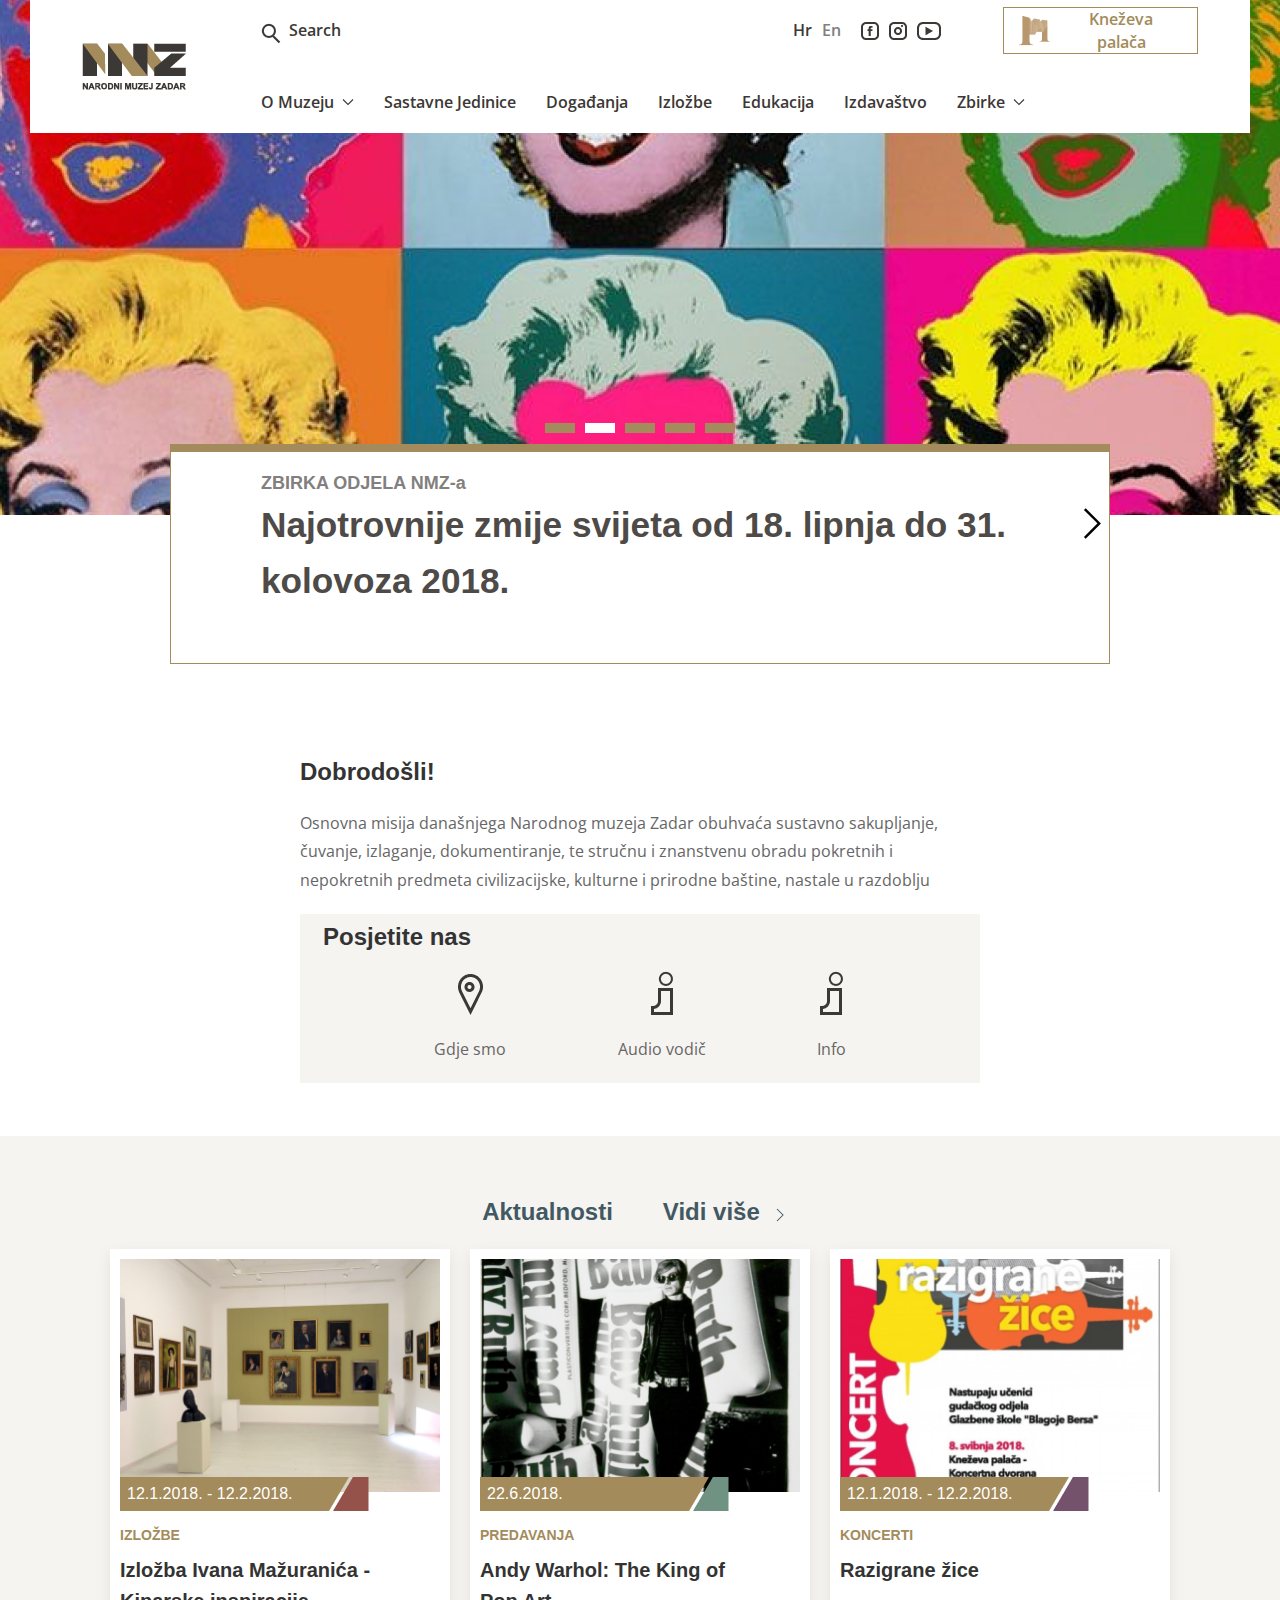
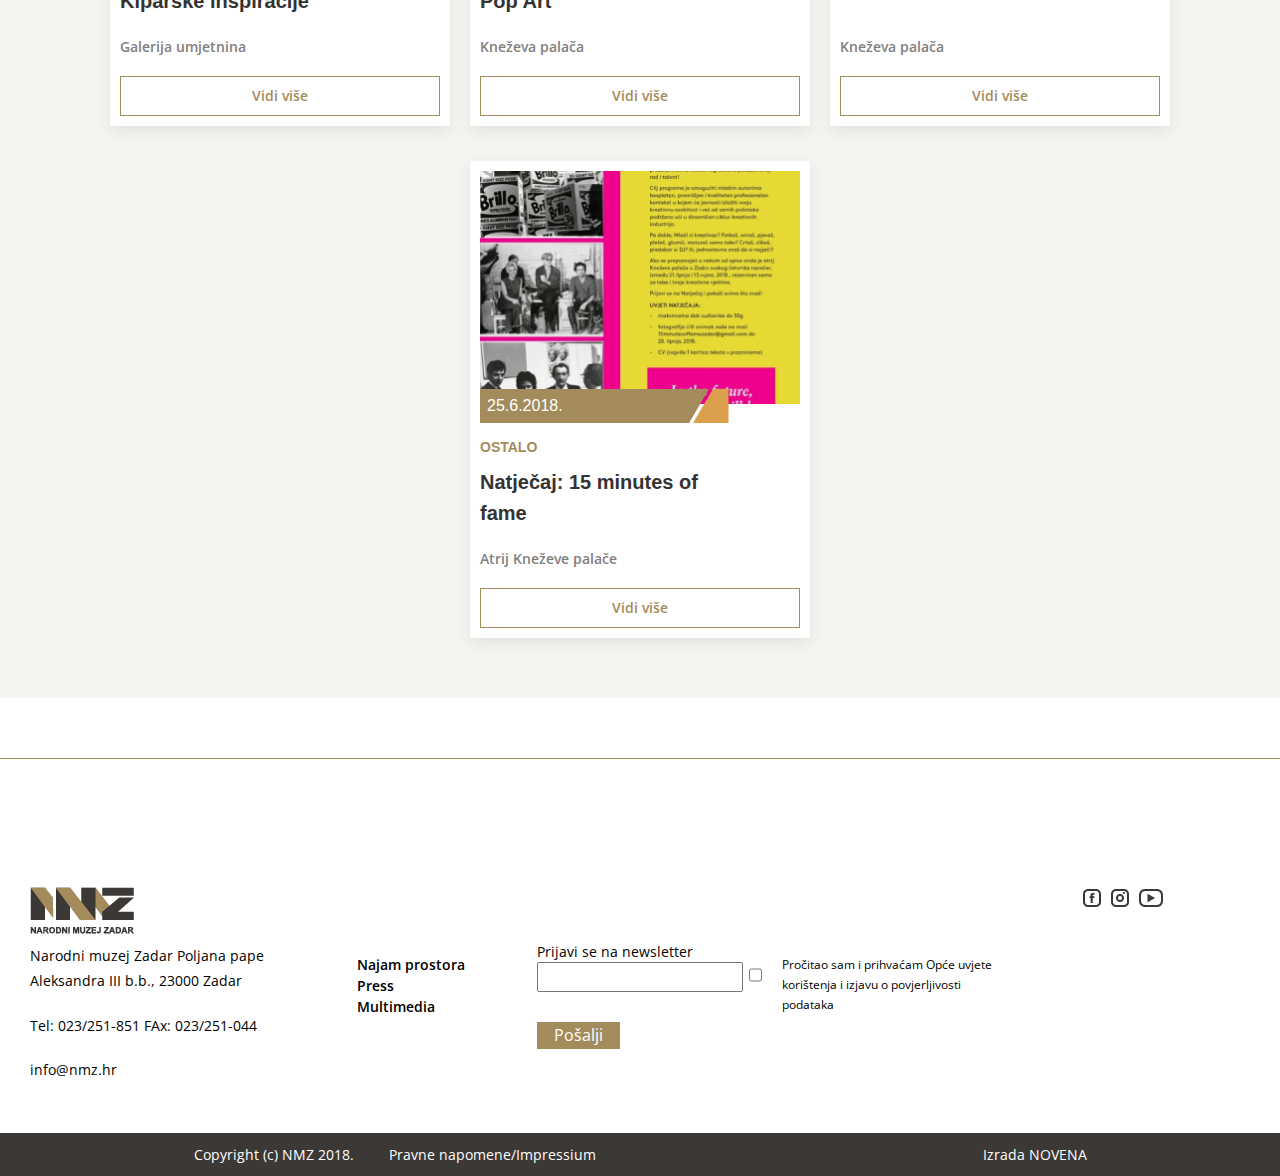
<file: index.html>
<!DOCTYPE html>
<html lang="en">
  <head>
    <meta charset="UTF-8" />
    <meta http-equiv="X-UA-Compatible" content="IE=edge" />
    <meta name="viewport" content="width=device-width, initial-scale=1.0" />

    <!-- Google Fonts -->
    <link rel="preconnect" href="https://fonts.googleapis.com" />
    <link rel="preconnect" href="https://fonts.gstatic.com" crossorigin />
    <link
      href="https://fonts.googleapis.com/css2?family=Open+Sans:wght@400;600;700&display=swap"
      rel="stylesheet"
    />

    <!--UIkit Stylesheet-->
    <link rel="stylesheet" href="css/uikit.min.css" />

    <!--CSS Stylesheet-->
    <link rel="stylesheet" href="./scss/style.css" />

    <!--Font Awesome-->
    <!-- <script src="https://use.fontawesome.com/releases/v6.0.0-beta2/js/all.js"></script> -->

    <title>Narodni muzej Zadar</title>
  </head>
  <body>
    <!-- header -->
    <header class="grid-container container">
      <div class="grid-container-logo">
        <img
          src="./images/Logo_nas_rucno_crtani 2-01.png"
          alt="logo-narodni-muzej-zadar"
        />
      </div>

      <div class="grid-container-search grid-container-flex">
        <div class="grid-container-flex-row">
          <div class="grid-container-search-img">
            <img src="./images/search1.png" alt="search" />
            <img src="./images/search2.png" alt="search" />
          </div>
          <a href="#">Search</a>
        </div>
        <div class="grid-container-flex-row">
          <a class="visited" href="#">Hr</a>
          <a style="color: var(--grey)" href="#">En</a>
        </div>
      </div>

      <div class="grid-container-social grid-container-flex">
        <div class="social">
          <img src="./images/Vector.png" alt="facebook" />
          <img src="./images/Vector (1).png" alt="instagram" />
          <div>
            <img src="./images/youtube1.png" alt="youtube" />
            <img src="./images/youtube2.png" alt="youtube" />
          </div>
        </div>
        <div class="knez-pal grid-container-flex-row">
          <img src="./images/kneževa palača logo-01.png" alt="kneževa-palača" />
          <h4>Kneževa palača</h4>
        </div>
      </div>

      <!-- navbar -->

      <div class="grid-container-nav">
        <button
          class="uk-button uk-button-default nav-toggle"
          type="button"
          uk-toggle="target: #offcanvas-overlay"
        >
          <a
            class="uk-navbar-toggle uk-navbar-toggle-animate"
            uk-navbar-toggle-icon
            href="#"
          ></a>
        </button>

        <div id="offcanvas-overlay" uk-offcanvas="overlay: true; flip: true">
          <div class="menu-bg uk-offcanvas-bar">
            <button class="uk-offcanvas-close" type="button" uk-close></button>

            <!-- navbar mobile drop-down-->

            <div class="mobile-drop-down">
              <ul>
                <li class="drop-down-link">
                  <a href="#">O muzeju</a>
                  <div class="o-muzeju">
                    <ul>
                      <li class="menu-2"><a href="#">Opći podaci</a></li>
                      <li class="menu-2">
                        <a href="feature.html">Povijest muzeja</a>
                      </li>
                      <li class="menu-2"><a href="#">Dokumenti</a></li>
                    </ul>
                  </div>
                </li>
                <li class="drop-down-link">
                  <a href="#">Sastavne jedinice</a>
                </li>
                <li class="drop-down-link"><a href="#">Događanja</a></li>
                <li class="drop-down-link"><a href="#">Izložbe</a></li>
                <li class="drop-down-link"><a href="#">Edukacija</a></li>
                <li class="drop-down-link"><a href="#">Izdavaštvo</a></li>
                <li class="drop-down-link"><a href="#">Zbirke</a></li>
              </ul>
            </div>
          </div>
        </div>
      </div>

      <!-- desktop -->
      <nav uk-navbar>
        <div class="uk-navbar-center">
          <ul class="uk-navbar-nav">
            <li>
              <a href="#">O muzeju<span uk-navbar-parent-icon></span></a>
              <div class="uk-navbar-dropdown">
                <ul class="uk-nav uk-navbar-dropdown-nav">
                  <li><a href="#">Opći podaci</a></li>
                  <li><a href="feature.html">Povijest muzeja</a></li>
                  <li><a href="#">Dokumenti</a></li>
                </ul>
              </div>
            </li>
            <li><a href="">Sastavne jedinice</a></li>
            <li><a href="">Događanja</a></li>
            <li><a href="">Izložbe</a></li>
            <li><a href="">Edukacija</a></li>
            <li><a href="">Izdavaštvo</a></li>
            <li>
              <a href="#">Zbirke<span uk-navbar-parent-icon></span></a>
              <div class="uk-navbar-dropdown">
                <ul class="uk-nav uk-navbar-dropdown-nav">
                  <li>
                    <a href="#"
                      >Muzejske zbirke<span
                        uk-icon="icon: chevron-right; ratio: 0.8"
                      ></span
                    ></a>
                    <div class="uk-navbar-dropdown">
                      <ul class="uk-nav uk-navbar-dropdown-nav">
                        <li><a href="#">Zbirke Galerije umjetnina</a></li>
                        <li><a href="#">Zbirke prirodoslovnog odjela</a></li>
                        <li><a href="#">Zbirke Etnološkog odjela</a></li>
                        <li>
                          <a href="#">Zbirke odjela Muzeja grada Zadra</a>
                        </li>
                      </ul>
                    </div>
                  </li>
                  <li>
                    <a href="#"
                      >Dokumentacijske zbirke<span
                        uk-icon="icon: chevron-right; ratio: 0.8"
                      ></span
                    ></a>
                    <div class="uk-navbar-dropdown">
                      <ul class="uk-nav uk-navbar-dropdown-nav">
                        <li><a href="#">Izložbe</a></li>
                        <li><a href="#">Izdavaštvo</a></li>
                        <li><a href="#">Hemeroteka</a></li>
                        <li><a href="#">Posebna Događanja</a></li>
                      </ul>
                    </div>
                  </li>
                </ul>
              </div>
            </li>
          </ul>
        </div>
      </nav>
    </header>

    <!-- main -->
    <main>
      <!-- hero container -->
      <section class="hero-container">
        <div class="hero-img">
          <img
            src="./images/popartandywarholmarilyn1865x577.crop_768x577_48,0.png"
            alt="main-cover"
          />
        </div>
        <div class="hero-slider-btn">
          <span class="hero-btn" data-id="1"></span>
          <span class="hero-btn hero-active" data-id="2"></span>
          <span class="hero-btn" data-id="3"></span>
          <span class="hero-btn" data-id="4"></span>
          <span class="hero-btn" data-id="5"></span>
        </div>
        <div class="hero-copy">
          <div class="hero-slider-container">
            <div class="slider">
              <div class="slide">
                <h5>LOREM IPSUM 1</h5>
                <h1>Lorem ipsum dolor sit amet.</h1>
              </div>
              <div class="slide">
                <h5>ZBIRKA ODJELA NMZ-a</h5>
                <h1>
                  Najotrovnije zmije svijeta od 18. lipnja do 31. kolovoza 2018.
                </h1>
              </div>
              <div class="slide">
                <h5>3. LOREM IPSUM 2</h5>
                <h1>
                  Lorem ipsum dolor sit amet consectetur adipisicing elit.
                </h1>
              </div>
              <div class="slide">
                <h5>4. LOREM IPSUM 3</h5>
                <h1>Lorem ipsum dolor sit amet consectetur.</h1>
              </div>
              <div class="slide">
                <h5>5. LOREM IPSUM 4</h5>
                <h1>Lorem ipsum dolor sit amet.</h1>
              </div>

              <div class="hero-slider-cta">
                <button class="hero-slider-cta-prev">
                  <span uk-icon="icon: chevron-left; ratio: 3"></span>
                </button>
                <button class="hero-slider-cta-next">
                  <span uk-icon="icon: chevron-right; ratio: 3"></span>
                </button>
              </div>
            </div>
          </div>
        </div>
      </section>

      <!-- intro container -->

      <section>
        <div class="intro-container container">
          <div>
            <h5>Dobrodošli!</h5>
            <p>
              Osnovna misija današnjega Narodnog muzeja Zadar obuhvaća sustavno
              sakupljanje, čuvanje, izlaganje, dokumentiranje, te stručnu i
              znanstvenu obradu pokretnih i nepokretnih predmeta civilizacijske,
              kulturne i prirodne baštine, nastale u razdoblju
            </p>
          </div>
          <div class="intro-icons-heading">
            <div>
              <h5>Posjetite nas</h5>
            </div>
            <div>
              <div class="intro-icons">
                <div class="location">
                  <a href="#">
                    <img
                      class="location-img-1"
                      src="./images/loc1.png"
                      alt="location"
                    />
                    <img
                      class="location-img-2"
                      src="./images/loc2.png"
                      alt="location"
                    />
                  </a>
                  <p>Gdje smo</p>
                </div>
                <div class="audio">
                  <a href="#">
                    <img
                      class="audio-img-1"
                      src="./images/info1.png"
                      alt="information"
                    />
                    <img
                      class="audio-img-2"
                      src="./images/search1.png"
                      alt="information"
                    />
                  </a>
                  <p>Audio vodič</p>
                </div>
                <div class="info">
                  <a href="#">
                    <img
                      class="info-img-1"
                      src="./images/info1.png"
                      alt="information"
                    />
                    <img
                      class="info-img-2"
                      src="./images/search1.png"
                      alt="information"
                    />
                  </a>
                  <p>Info</p>
                </div>
              </div>
            </div>
          </div>
        </div>
      </section>

      <!-- card container -->
      <section class="card-container-primary">
        <div class="card-container-secondary container">
          <div class="card-heading">
            <h2>Aktualnosti</h2>
            <div>
              <h2>
                Vidi više<span uk-icon="icon: chevron-right; ratio: 1"></span>
              </h2>
            </div>
          </div>

          <div uk-grid class="card-grid uk-grid-match uk-grid-small">
            <!-- card -->
            <article
              class="card uk-card uk-card-default uk-width-1-4@l uk-width-1-2@m uk-width-1-1@s"
            >
              <div class="card-img">
                <img
                  src="./images/Izbor iz zbirki Galerije umjetnina (1).png"
                  alt="izložba-ivana-mažuranića"
                />
                <div class="card-img-rectangle">
                  <img src="./images/Rectangle 6.14.png" alt="datum izložbe" />
                  <img
                    src="./images/Rectangle 6.15 red.png"
                    alt="datum izložbe"
                  />
                  <h4>12.1.2018. - 12.2.2018.</h4>
                </div>
              </div>
              <div class="card-copy">
                <h4>IZLOŽBE</h4>
                <div class="card-title">
                  <h2 class="uk-card-title">
                    Izložba Ivana Mažuranića - Kiparske inspiracije
                  </h2>
                </div>
                <p>Galerija umjetnina</p>
                <button class="cta">Vidi više</button>
              </div>
            </article>

            <!-- card -->
            <article
              class="card uk-card uk-card-body uk-card-default uk-width-1-4@l uk-width-1-2@m uk-width-1-1@s"
            >
              <div class="card-img">
                <img
                  src="./images/foto_Billy_Name_1529323525.png"
                  alt="predavanje andy warhol"
                />
                <div class="card-img-rectangle">
                  <img
                    src="./images/Rectangle 6.14.png"
                    alt="datum predavanja"
                  />
                  <img
                    src="./images/Rectangle 6.15 green.png"
                    alt="datum predavanja"
                  />
                  <h4>22.6.2018.</h4>
                </div>
              </div>
              <div class="card-copy">
                <h4>PREDAVANJA</h4>
                <div class="card-title">
                  <h2 class="uk-card-title">
                    Andy Warhol: The King of Pop Art
                  </h2>
                </div>
                <p>Kneževa palača</p>
                <button class="cta">Vidi više</button>
              </div>
            </article>

            <!-- card -->
            <article
              class="card uk-card uk-card-body uk-card-default uk-width-1-4@l uk-width-1-2@m uk-width-1-1@s"
            >
              <div class="card-img">
                <img
                  src="./images/thumb_760_0x600_0_0_auto.png"
                  alt="koncer-tazigrane-žice"
                />
                <div class="card-img-rectangle">
                  <img src="./images/Rectangle 6.14.png" alt="datum koncerta" />
                  <img
                    src="./images/Rectangle 6.15 purple.png"
                    alt="datum koncerta"
                  />
                  <h4>12.1.2018. - 12.2.2018.</h4>
                </div>
              </div>
              <div class="card-copy">
                <h4>KONCERTI</h4>
                <div class="card-title">
                  <h2 class="uk-card-title">Razigrane žice</h2>
                </div>
                <p>Kneževa palača</p>
                <button class="cta">Vidi više</button>
              </div>
            </article>

            <!-- card -->
            <article
              class="card uk-card uk-card-body uk-card-default uk-width-1-4@l uk-width-1-2@m uk-width-1-1@s"
            >
              <div class="card-img">
                <img
                  src="./images/oglas_15_minutes_1527238997.png"
                  alt="natječaj-15-minutes-of-fame"
                />
                <div class="card-img-rectangle">
                  <img
                    src="./images/Rectangle 6.14.png"
                    alt="datum natječaja"
                  />
                  <img
                    src="./images/Rectangle 6.15 gold.png"
                    alt="datum natječaja"
                  />
                  <h4>25.6.2018.</h4>
                </div>
              </div>
              <div class="card-copy">
                <h4>OSTALO</h4>
                <div class="card-title">
                  <h2 class="uk-card-title">Natječaj: 15 minutes of fame</h2>
                </div>
                <p>Atrij Kneževe palače</p>
                <button class="cta">Vidi više</button>
              </div>
            </article>
          </div>
        </div>
      </section>
    </main>

    <!-- footer -->
    <footer>
      <div class="footer-container-primary container">
        <!-- footer grid container -->
        <div class="footer-container-secondary">
          <!-- grid column -->
          <div class="footer-column-1">
            <div class="footer-column">
              <img
                class="logo"
                src="./images/Logo_nas_rucno_crtani 2-01.png"
                alt="logo-narodni-muzej-zadar"
              />
              <div class="footer-column-1-info">
                <p>
                  Narodni muzej Zadar Poljana pape Aleksandra III b.b., 23000
                  Zadar
                </p>
                <p>Tel: 023/251-851 FAx: 023/251-044</p>
                <p>info@nmz.hr</p>
              </div>
            </div>
          </div>

          <!-- grid column -->
          <div class="footer-column-2">
            <div class="footer-column">
              <ul>
                <li><a href="#">Najam prostora</a></li>
                <li><a href="#">Press</a></li>
                <li><a href="#">Multimedia</a></li>
              </ul>
            </div>
          </div>

          <!-- grid column -->
          <div class="footer-column-3">
            <div class="footer-column">
              <p>Prijavi se na newsletter</p>
              <form>
                <input type="text" />
                <input class="checkbox" type="checkbox" />
                <button>Pošalji</button>
              </form>
            </div>
          </div>

          <!-- grid column -->
          <div class="footer-column-4">
            <div class="footer-column">
              <p>
                Pročitao sam i prihvaćam Opće uvjete korištenja i izjavu o
                povjerljivosti podataka
              </p>
            </div>
          </div>

          <!-- grid column -->
          <div class="footer-column-5">
            <div class="footer-column">
              <div class="social">
                <img src="./images/Vector.png" alt="facebook" />
                <img src="./images/Vector (1).png" alt="instagram" />
                <div>
                  <img src="./images/youtube1.png" alt="youtube" />
                  <img src="./images/youtube2.png" alt="youtube" />
                </div>
              </div>
            </div>
          </div>
        </div>
      </div>
      <div class="footer-copyright">
        <div class="footer-copyright-1">
          <p>Copyright (c) NMZ 2018.</p>
          <p>Pravne napomene/Impressium</p>
        </div>
        <p>Izrada NOVENA</p>
      </div>
    </footer>
    <script src="js/uikit.min.js"></script>
    <script src="js/uikit-icons.min.js"></script>
    <script src="script1.js"></script>
  </body>
</html>
</file>
<file: scss/style.css>
html {
  font-size: 100%;
  box-sizing: border-box;
  scroll-behavior: smooth;
}

*,
::after,
::before {
  margin: 0;
  padding: 0;
  box-sizing: inherit;
}

body {
  font-family: var(--ff-primary);
  min-height: 100vh;
  font-size: var(--fs-body-desktop);
  line-height: 1.3;
  text-align: center;
  min-height: 100%;
  max-width: 100%;
  overflow-x: hidden;
}

ul {
  list-style-type: none;
}

a,
a:visited,
a:active {
  text-decoration: none;
}

img,
svg {
  max-width: 100%;
  display: block;
}

input,
button,
textarea {
  font: inherit;
}

:root {
  --white: #ffffff;
  --links: #3C3835;
  --h1: #4D4A47;
  --gold: #A38B5B;
  --grey: #82807E;
  --dark: #425863;
  --bg:#F6F4F0;
  --ff-primary: "Open Sans", sans-serif;
  --fw-400: 400;
  --fw-600: 600;
  --fw-700: 700;
  --fs-body-desktop: 1rem;
  --fs-h1-desktop: 48px;
  --fs-lg-desktop: 24px;
  --fs-m-desktop: 20px;
  --fs-sm-desktop: 18px
  --fs-xsm-desktop: 14px;
  --side-margin-mobile: 1.875rem;
  --max-width: 1420px;
  --max-width-feature: 1180px;
}

/*general styling*/
.container {
  width: min(var(--max-width), 100% - var(--side-margin-mobile) * 2);
  margin-inline: auto;
}

.container-2 {
  width: min(var(--max-width-feature), 100% - var(--side-margin-mobile) * 2);
  margin-inline: auto;
}

.cta {
  background-color: var(--white);
  width: 320px;
  height: 40px;
  border: 1px solid var(--gold);
}

.social {
  display: flex;
  align-items: start;
}
.social img:not(:last-child) {
  margin-right: 10px;
}
.social div {
  position: relative;
}
.social div :nth-child(1) {
  max-width: 24px;
  max-height: 18px;
}
.social div :nth-child(2) {
  position: absolute;
  top: 4px;
  left: 8px;
}

.nav-toggle {
  border: none;
}

/*mobile-drop-down*/
.menu-bg {
  background-color: var(--gold);
}

.mobile-drop-down {
  display: flex;
}
.mobile-drop-down li {
  margin-bottom: 10px;
}

.drop-down-link a {
  color: var(--dark);
}

.menu-2 a {
  color: var(--white);
}

.o-muzeju {
  text-align: left;
}
.o-muzeju ul {
  margin-top: 10px;
}

.grid-container {
  display: flex;
  justify-content: space-between;
  align-items: center;
}

.grid-container-search {
  display: none;
}

.grid-container-social {
  display: none;
}

.uk-navbar {
  display: none;
}

/*desktop*/
@media screen and (min-width: 59.375em) {
  .grid-container {
    background-color: var(--white);
    display: grid;
    grid-template-columns: 1fr 3.5fr 2fr;
    grid-template-rows: 1fr 1fr;
    gap: 10px;
    height: 133px;
    padding: 0 52px;
    position: absolute;
    transform: translateX(-50%);
    left: 50%;
    z-index: 1;
  }
  /*feature*/
  .grid-container-feature {
    position: unset;
    transform: translateX(0);
  }
  .grid-container-logo {
    grid-column: 1/2;
    grid-row: 1/3;
    align-self: center;
  }
  .grid-container-search {
    grid-column: 2/3;
    grid-row: 1/2;
    justify-content: space-between;
    align-items: start;
  }
  .grid-container-search-img {
    position: relative;
    margin-right: 13px;
  }
  .grid-container-search-img :nth-child(2) {
    position: absolute;
    left: 11px;
    top: 12px;
  }
  .grid-container-social {
    grid-column: 3/4;
    grid-row: 1/2;
    justify-content: space-between;
    align-items: start;
    justify-content: end;
  }
  .grid-container-social .knez-pal {
    border: 1px solid var(--gold);
    padding: 0 10px;
    margin-left: 55px;
  }
  .grid-container-social .knez-pal h4 {
    margin-left: 10px;
  }
  .grid-container-nav {
    grid-column: 2/4;
    grid-row: 2/3;
  }
  nav {
    grid-column: 2/4;
    grid-row: 2/3;
  }
  .grid-container-flex {
    display: flex;
    align-items: center;
  }
  .grid-container-flex-row {
    display: flex;
    flex-direction: row;
    align-items: center;
  }
  .grid-container-flex-row h4,
  .grid-container-flex-row a {
    color: var(--gold);
    font-family: inherit;
    font-size: inherit;
    font-weight: var(--fw-600);
    margin: 0;
    padding: 0;
    margin-right: 10px;
  }
  .grid-container-flex-row a {
    color: var(--links);
  }
  .grid-container-flex-row .visited:visited {
    color: var(--gold);
  }
  .uk-navbar {
    display: flex;
    height: 45.5px;
  }
  .uk-navbar li {
    align-self: center;
  }
  .uk-navbar li a {
    font-family: inherit;
    color: var(--links);
    text-transform: capitalize;
    font-size: inherit;
    font-weight: var(--fw-600);
  }
  .uk-navbar-center:only-child {
    margin-left: 0;
  }
  .uk-navbar-nav {
    height: 100%;
  }
  .nav-toggle {
    display: none;
  }
  .mobile-drop-down {
    display: none;
    z-index: 1;
  }
}
.hero-img {
  position: relative;
}

.hero-slider-container {
  background-color: var(--white);
  width: 90%;
  max-width: 940px;
  margin: 0 auto;
  height: 170px;
  border: 1px solid var(--gold);
  border-top: 8px solid var(--gold);
  overflow: hidden;
}

.slider {
  position: relative;
}

.slide {
  position: absolute;
  width: 100%;
  height: 100%;
  transition: all 0.25s ease-in-out;
  transform: translateX(-100%);
}
.slide h5 {
  color: var(--grey);
  font-weight: var(--fw-700);
  font-size: 18px;
  text-align: left;
  padding: 19px 0 0 90px;
  margin-bottom: 0;
}
.slide h1 {
  font-size: calc(1rem + 1.5vw);
  padding-left: 30px;
  padding-right: 30px;
  color: var(--h1);
  font-weight: var(--fw-700);
  line-height: 1.6;
  margin: 0;
}

/*slider btns*/
.hero-slider-btn {
  display: inline-flex;
  gap: 10px;
}
.hero-slider-btn span {
  width: 18px;
  height: 5px;
  background-color: var(--gold);
}

/*show-hide content*/
.hero-btn.hero-active {
  background-color: var(--white);
}

.hero-slider-cta-prev {
  background-color: transparent;
  border: none;
  position: absolute;
  top: 41px;
  transform: scale(0.8);
  left: -13px;
}

.hero-slider-cta-next {
  background-color: transparent;
  border: none;
  position: absolute;
  top: 41px;
  transform: scale(0.8);
  right: -13px;
}

/*intro-container*/
.intro-container {
  display: flex;
  flex-direction: column;
  max-width: 680px;
  margin-bottom: 53px;
  margin-top: 53px;
}
.intro-container h5 {
  text-align: left;
  font-size: 24px;
  font-weight: var(--fw-600);
}
.intro-container p {
  text-align: left;
  line-height: 28.33px;
}

.intro-icons-heading {
  background-color: var(--bg);
  display: flex;
  flex-direction: column;
  padding: 6px 23px 0;
}

/*intro icons*/
.intro-icons {
  display: flex;
  justify-content: space-evenly;
  align-items: end;
}
.intro-icons img {
  display: inline;
}

.location {
  position: relative;
}
.location .location-img-2 {
  position: absolute;
  top: 7px;
  left: 30px;
}

.audio {
  position: relative;
}
.audio .audio-img-2 {
  position: absolute;
  top: -17px;
  left: 40px;
}

.info {
  position: relative;
}
.info .info-img-2 {
  position: absolute;
  top: -17px;
  left: 11px;
}
.info:nth-child(2) {
  position: absolute;
  right: 38px;
  top: 6px;
}

.intro-icon-text {
  display: flex;
  justify-content: space-evenly;
  align-items: center;
}
.intro-icon-text p {
  margin: 0;
}

/*tablet*/
@media screen and (min-width: 768px) {
  .slide h1 {
    text-align: left;
    padding-left: 90px;
  }
  .hero-slider-container {
    height: 220px;
    position: relative;
    bottom: 91px;
    z-index: 1;
  }
  .hero-slider-btn {
    position: relative;
    bottom: 98px;
  }
  .hero-slider-btn span {
    width: 30px;
    height: 10px;
  }
  .intro-container {
    margin-top: 0;
  }
}
/*desktop*/
@media screen and (min-width: 83.125em) {
  /*hero container*/
  .slide h1 {
    padding: 0 118px 17px 90px;
  }
  .hero-slider-cta-next {
    right: 15px;
    transform: scale(1.2);
  }
  .hero-slider-cta-prev {
    left: 15px;
    transform: scale(1.2);
  }
  /*intro-container*/
  .intro-container {
    display: grid;
    grid-auto-flow: column;
    grid-auto-columns: 1fr;
    max-width: 1170px;
    margin-left: auto;
    margin-right: auto;
  }
}
.card-container-primary {
  background-color: var(--bg);
  min-height: 655px;
}

.card-container-secondary {
  padding-top: 60px;
  padding-bottom: 60px;
}

/*card heading*/
.card-heading {
  display: flex;
  justify-content: center;
  align-items: center;
  gap: 50px;
}
.card-heading div {
  position: relative;
}
.card-heading div h2 {
  margin-right: 38px;
}
.card-heading div h2 span {
  position: absolute;
  left: 107px;
  top: 9px;
}
.card-heading h2 {
  color: var(--dark);
  font-size: 24px;
  font-weight: var(--fw-700);
  margin: 0 0 22px 0;
}

/*card*/
.card-grid {
  margin: auto;
  justify-content: center;
  gap: 20px;
}

.card {
  width: 340px;
  height: 477px;
  text-align: left;
  padding: 10px;
}

/*card image*/
.card-img-rectangle {
  position: relative;
  bottom: 15px;
}
.card-img-rectangle :nth-child(2) {
  position: absolute;
  top: 0px;
  right: 71px;
}
.card-img-rectangle :nth-child(3) {
  position: absolute;
  bottom: -15px;
  left: 7px;
  font-size: 16px;
  color: white;
}

/*card copy*/
.card-copy h4 {
  font-size: 14px;
  color: var(--gold);
  font-weight: var(--fw-600);
  margin-bottom: 10px;
}
.card-copy .card-title {
  width: 256px;
  height: 63px;
  margin: 0 0 20px 0;
}
.card-copy h2 {
  margin: 0;
  font-size: 20px;
  font-weight: var(--fw-700);
  color: var(--h1);
  line-height: 31.05px;
}
.card-copy p {
  margin: 0 0 20px 0;
  font-size: 14px;
  font-weight: var(--fw-600);
  color: var(--grey);
}
.card-copy button {
  font-size: 14px;
  font-weight: var(--fw-600);
  color: var(--gold);
  width: 100%;
}

/*desktop*/
@media screen and (min-width: 83.125em) {
  .card-heading {
    justify-content: space-between;
    gap: 0;
  }
}
/*mobile layout*/
footer {
  border-top: 1px solid var(--gold);
}

.footer-container-secondary {
  display: grid;
  grid-template-columns: 1fr 1fr;
  grid-template-rows: 1fr repeat(4, auto);
  align-items: center;
  row-gap: 30px;
}

.footer-column-1 {
  grid-column: 1/2;
  grid-row: 1/2;
}

.footer-column-2 {
  grid-column: 2/3;
  grid-row: 1/2;
}

.footer-column-3 {
  grid-column: 1/3;
  grid-row: 2/3;
}

.footer-column-4 {
  grid-column: 1/3;
  grid-row: 3/4;
}

.footer-column-5 {
  grid-column: 1/3;
  grid-row: 4/5;
}

/*end mobile layout*/
footer {
  margin-top: 60px;
}
footer p {
  text-align: left;
  font-size: 14px;
  color: black;
  line-height: 24.79px;
}
footer li {
  text-align: left;
}
footer a {
  font-family: inherit;
  font-size: 14px;
  font-weight: var(--fw-600);
  color: black;
}
footer .logo {
  display: block;
  margin-bottom: 10px;
}

.footer-container-secondary {
  padding-top: 128px;
}

/*footer column 2*/
.footer-column-2 {
  justify-self: center;
}

/*footer column 3*/
.footer-column-3 {
  justify-self: center;
}
.footer-column-3 p {
  text-align: center;
}
.footer-column-3 input {
  height: 30px;
  display: block;
}
.footer-column-3 button {
  display: block;
  margin-inline: auto;
  font-family: inherit;
  padding: 3px 17px;
  background-color: var(--gold);
  color: var(--white);
  border: none;
}
.footer-column-3 .checkbox {
  position: relative;
  right: 72px;
  top: 85px;
  margin-left: 15px;
}

/*footer column 4*/
.footer-column-4 {
  justify-self: center;
}
.footer-column-4 p {
  font-size: 12px;
  max-width: 250px;
}

/*footer column 5*/
.footer-column-5 {
  margin-inline: auto;
}

/*footer copyright*/
.footer-copyright {
  background-color: var(--links);
  display: flex;
  justify-content: space-around;
  align-items: center;
  flex-wrap: wrap;
}
.footer-copyright p {
  color: var(--white);
  margin: 0;
  padding: 10px 0 8px;
}

.footer-copyright-1 {
  display: flex;
  align-items: center;
  flex-wrap: wrap;
  gap: 8px;
}

/*desktop*/
@media screen and (min-width: 1200px) {
  /*tablet layout*/
  .footer-container-secondary {
    grid-template-columns: repeat(5, 1fr);
  }
  .footer-column-1 {
    grid-column: 1/2;
    grid-row: 1/5;
  }
  .footer-column-2 {
    grid-column: 2/3;
    grid-row: 1/5;
  }
  .footer-column-3 {
    grid-column: 3/4;
    grid-row: 1/5;
  }
  .footer-column-4 {
    grid-column: 4/5;
    grid-row: 1/5;
  }
  .footer-column-5 {
    grid-column: 5/6;
    grid-row: 1/5;
  }
  /*end tablet layout*/
  footer p,
  footer li {
    text-align: left;
  }
  footer .logo {
    display: block;
  }
  .footer-column-3 p {
    text-align: left;
    margin-left: 0;
    line-height: 20px;
    margin-bottom: 0;
  }
  .footer-column-3 form {
    display: inline-block;
  }
  .footer-column-3 .checkbox {
    position: relative;
    left: 212px;
    top: -32px;
    margin-left: 0;
  }
  .footer-column-3 button {
    margin-inline: 0;
  }
  .footer-column-4 {
    margin-bottom: 0;
  }
  .footer-column-4 p {
    margin-left: 20px;
    line-height: 20px;
  }
  .footer-column-5 {
    margin-bottom: 195px;
  }
  .footer-copyright-1 {
    gap: 35px;
  }
}
/*feature-1*/
.feature-heading {
  font-size: 48px;
  font-weight: var(--fw-700);
  margin-top: 30px;
  margin-bottom: 40px;
  text-align: left;
}

.breadcrumb {
  display: flex;
  margin-top: 40px;
}
.breadcrumb nav {
  position: relative;
}
.breadcrumb nav ul {
  position: absolute;
}
.breadcrumb a {
  font-weight: var(--fw-600);
  color: var(--h1);
}
.breadcrumb .unactive a {
  font-weight: var(--fw-400);
}

.feature-1 {
  background-color: var(--bg);
  margin-bottom: 40px;
}
.feature-1 h5 {
  font-weight: var(--fw-600);
  color: var(--links);
  text-align: left;
  margin-bottom: 10px;
}
.feature-1 p {
  text-align: left;
  margin-top: 0;
  margin-bottom: 10px;
}

.feature-grid-1 {
  padding: 36px 0;
}

.feature-info-column-1 {
  padding-right: 40px;
}

.feature-column-1 {
  padding-left: 0;
}
.feature-column-1 p {
  text-align: left;
  line-height: 28.33px;
  font-weight: var(--fw-600);
  color: var(--grey);
  margin-top: 69px;
}

.feature-nested-1 {
  width: 100%;
}

/*feature-2*/
.feature-2 {
  gap: 20px;
}

/*nested grid column*/
.feature-column-2 h2 {
  color: var(--links);
  font-size: 18px;
  font-weight: var(--fw-600);
  text-align: left;
  margin-bottom: 30px;
}
.feature-column-2 button {
  color: var(--links);
  background-color: var(--bg);
  border: none;
  margin-left: 10px;
  text-align: left;
}
.feature-column-2 button span {
  align-self: center;
}

.feature-nested-1 {
  background-color: var(--bg);
  box-shadow: none;
  padding: 30px 27px;
}
.feature-nested-1 p {
  color: var(--links);
  text-align: left;
  margin-left: 30px;
  margin-right: 30px;
  margin-top: 10px;
  border-bottom: 1px solid var(--gold);
  padding-bottom: 20px;
}

.feature-nested-2 {
  width: 100%;
  background-color: var(--bg);
  box-shadow: none;
  padding: 30px 27px;
}

.feature-nested-2 div,
.feature-nested-3 div {
  text-align: left;
  border-bottom: 1px solid var(--gold);
}
.feature-nested-2 button,
.feature-nested-3 button {
  text-align: left;
  margin-top: 20px;
  padding-bottom: 20px;
  margin-left: 0;
}

/*feature-3*/
.feature-nested-3 {
  width: 100%;
  background-color: var(--bg);
  box-shadow: none;
  padding: 30px 27px;
}
.feature-nested-3 button {
  line-height: 31.87px;
}

.btn-container {
  display: flex;
  align-items: center;
}
.btn-container div {
  height: 20px;
}
.btn-container button.feature-active {
  font-weight: var(--fw-600);
}

@media screen and (min-width: 83.125em) {
  .feature-2 {
    margin-bottom: 553px;
  }
  .feature-info-column-1 {
    padding-left: 0;
  }
}
/*hide-show content*/
.arrows.feature-active .chevron-left {
  display: none;
}

.arrows.feature-active .chevron-right {
  display: block;
}

.arrows:not(.feature-active) .chevron-left {
  display: block;
}

.arrows:not(.feature-active) .chevron-right {
  display: none;
}

.feature-column-1 {
  display: none;
}

.feature-column-1.feature-active {
  display: block;
}/*# sourceMappingURL=style.css.map */
</file>
